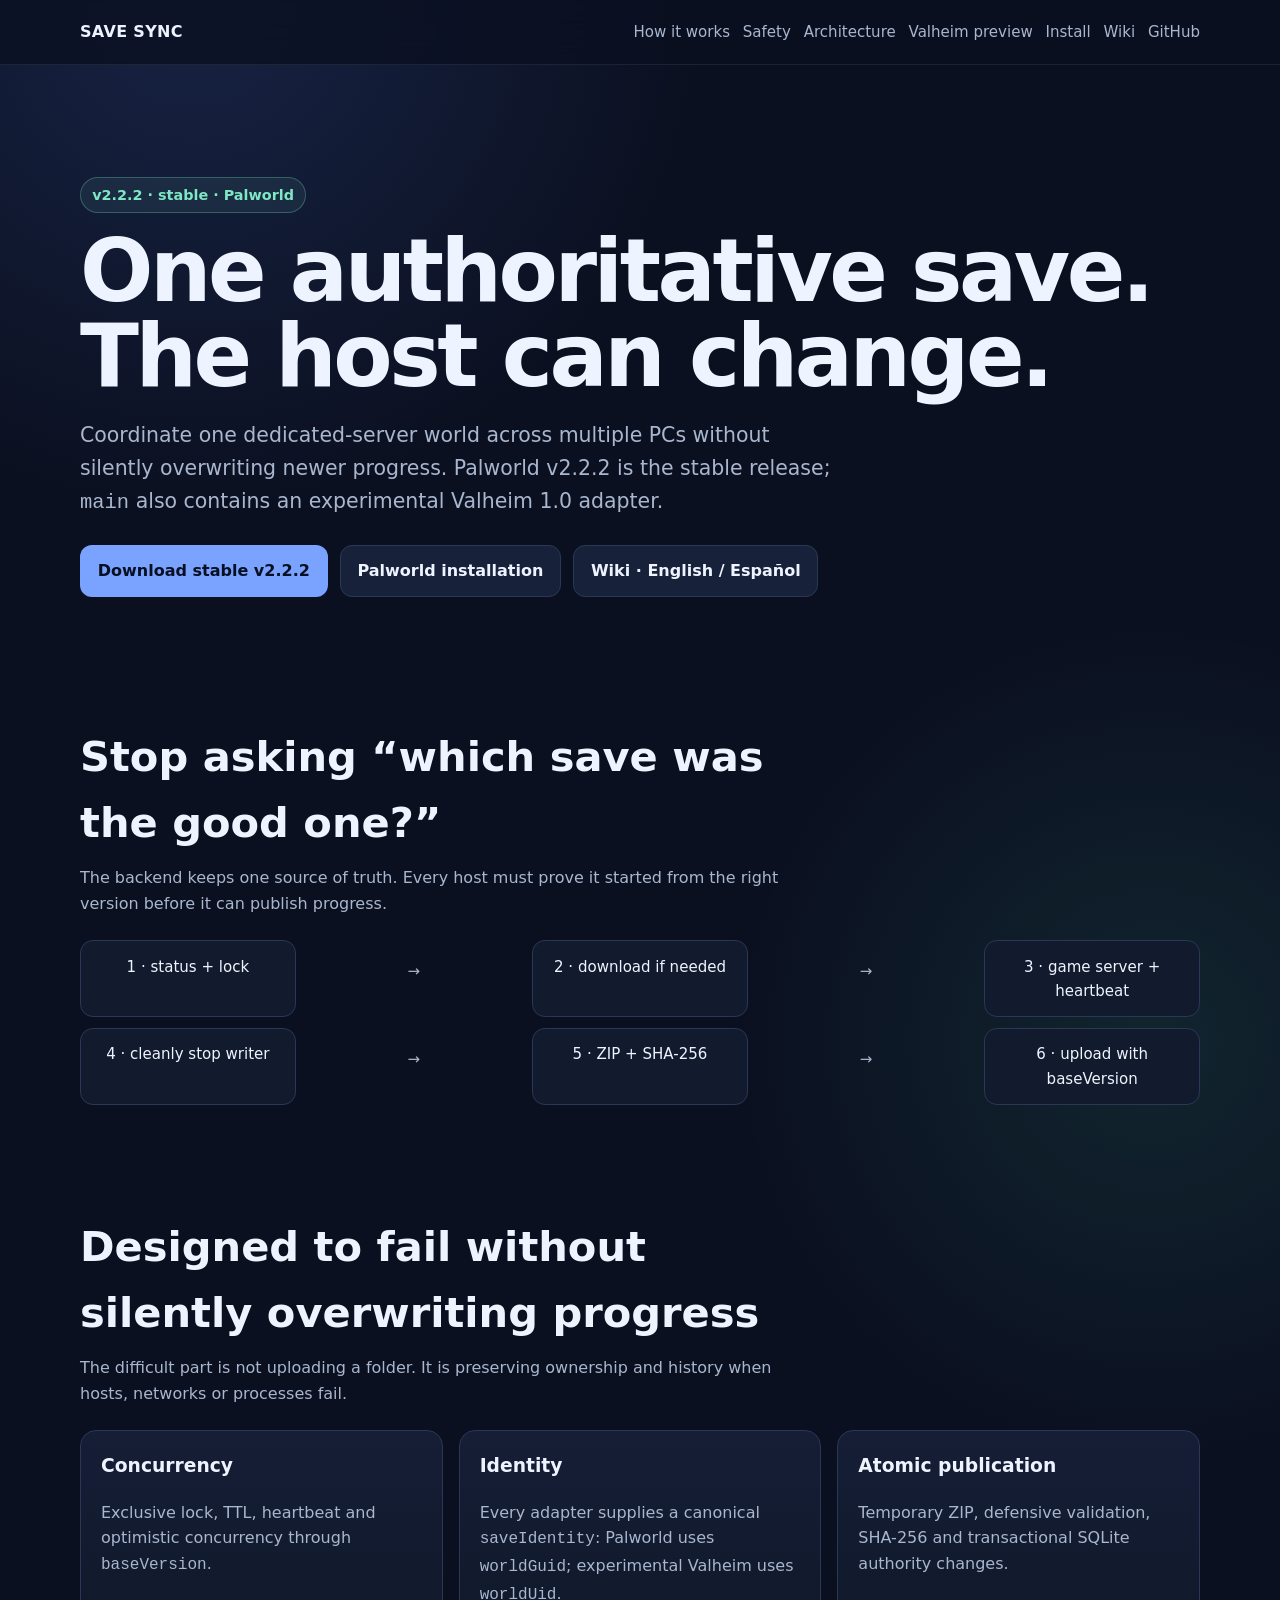
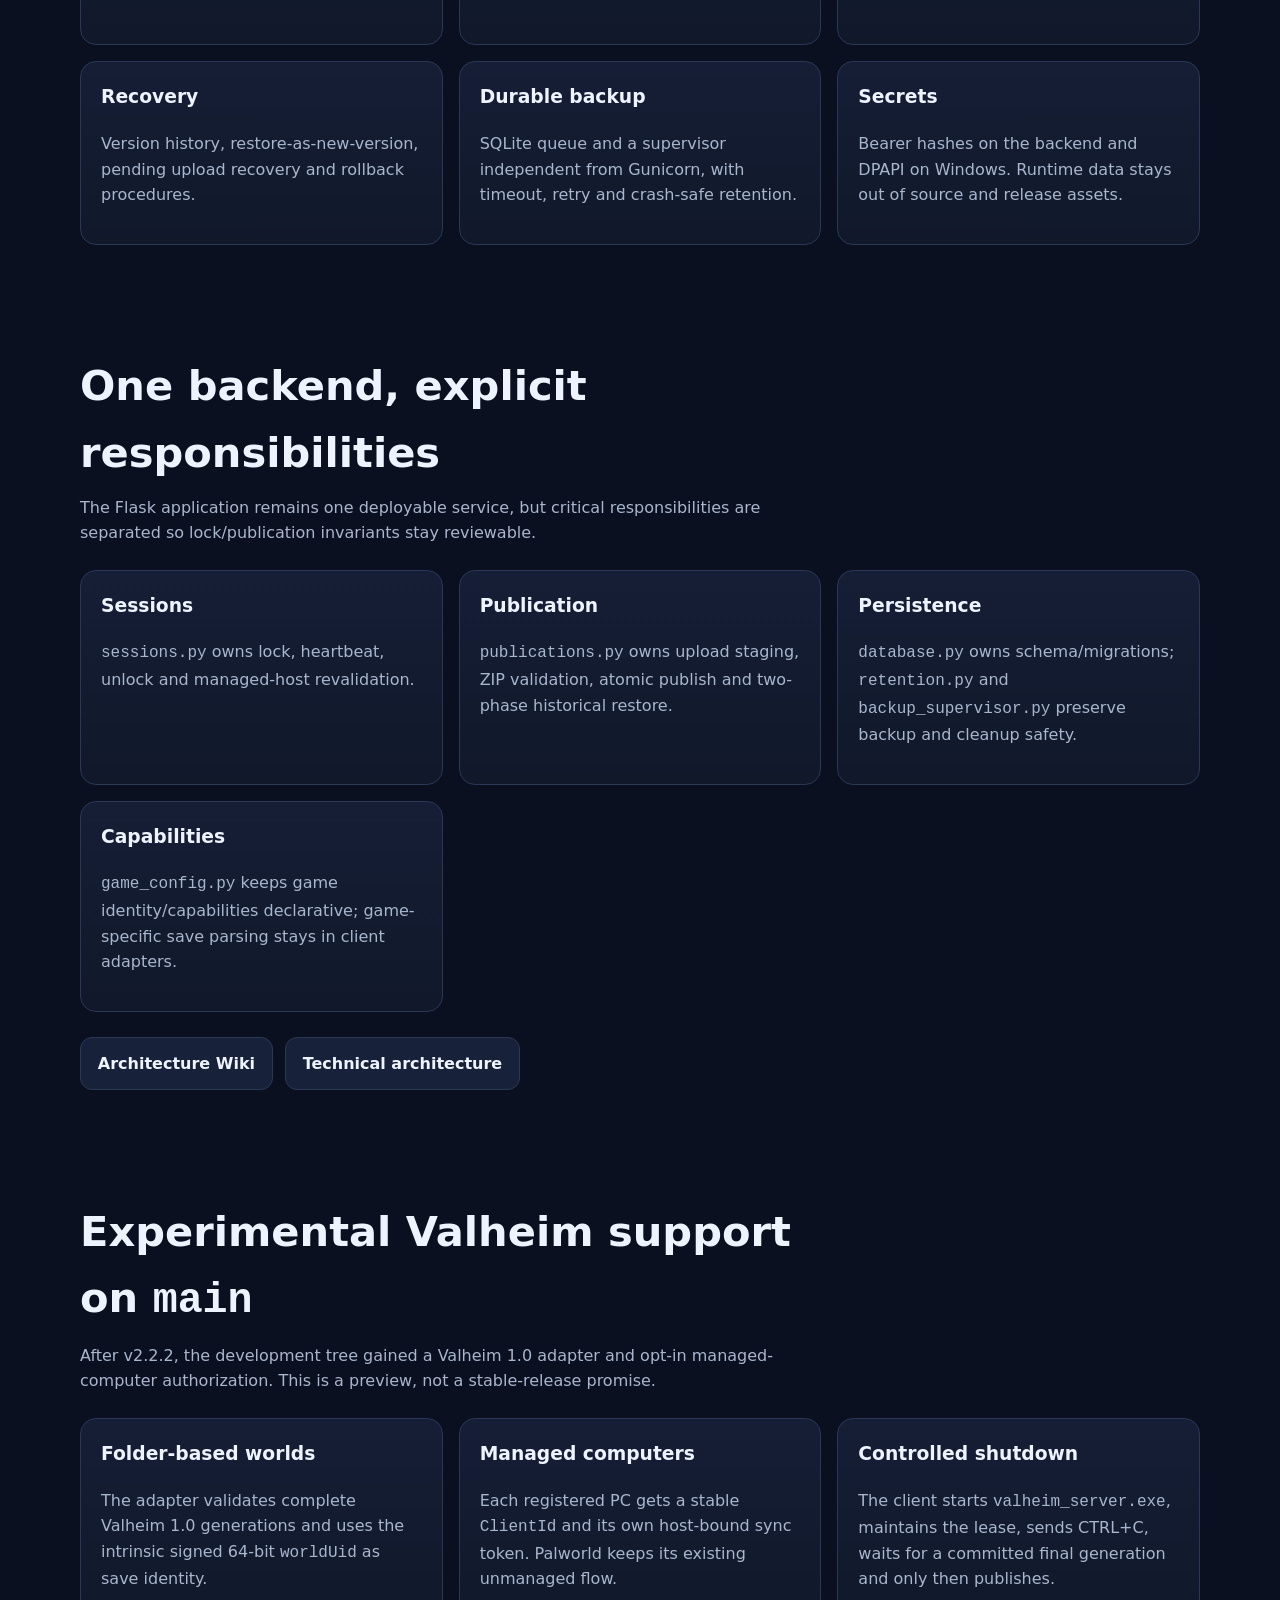
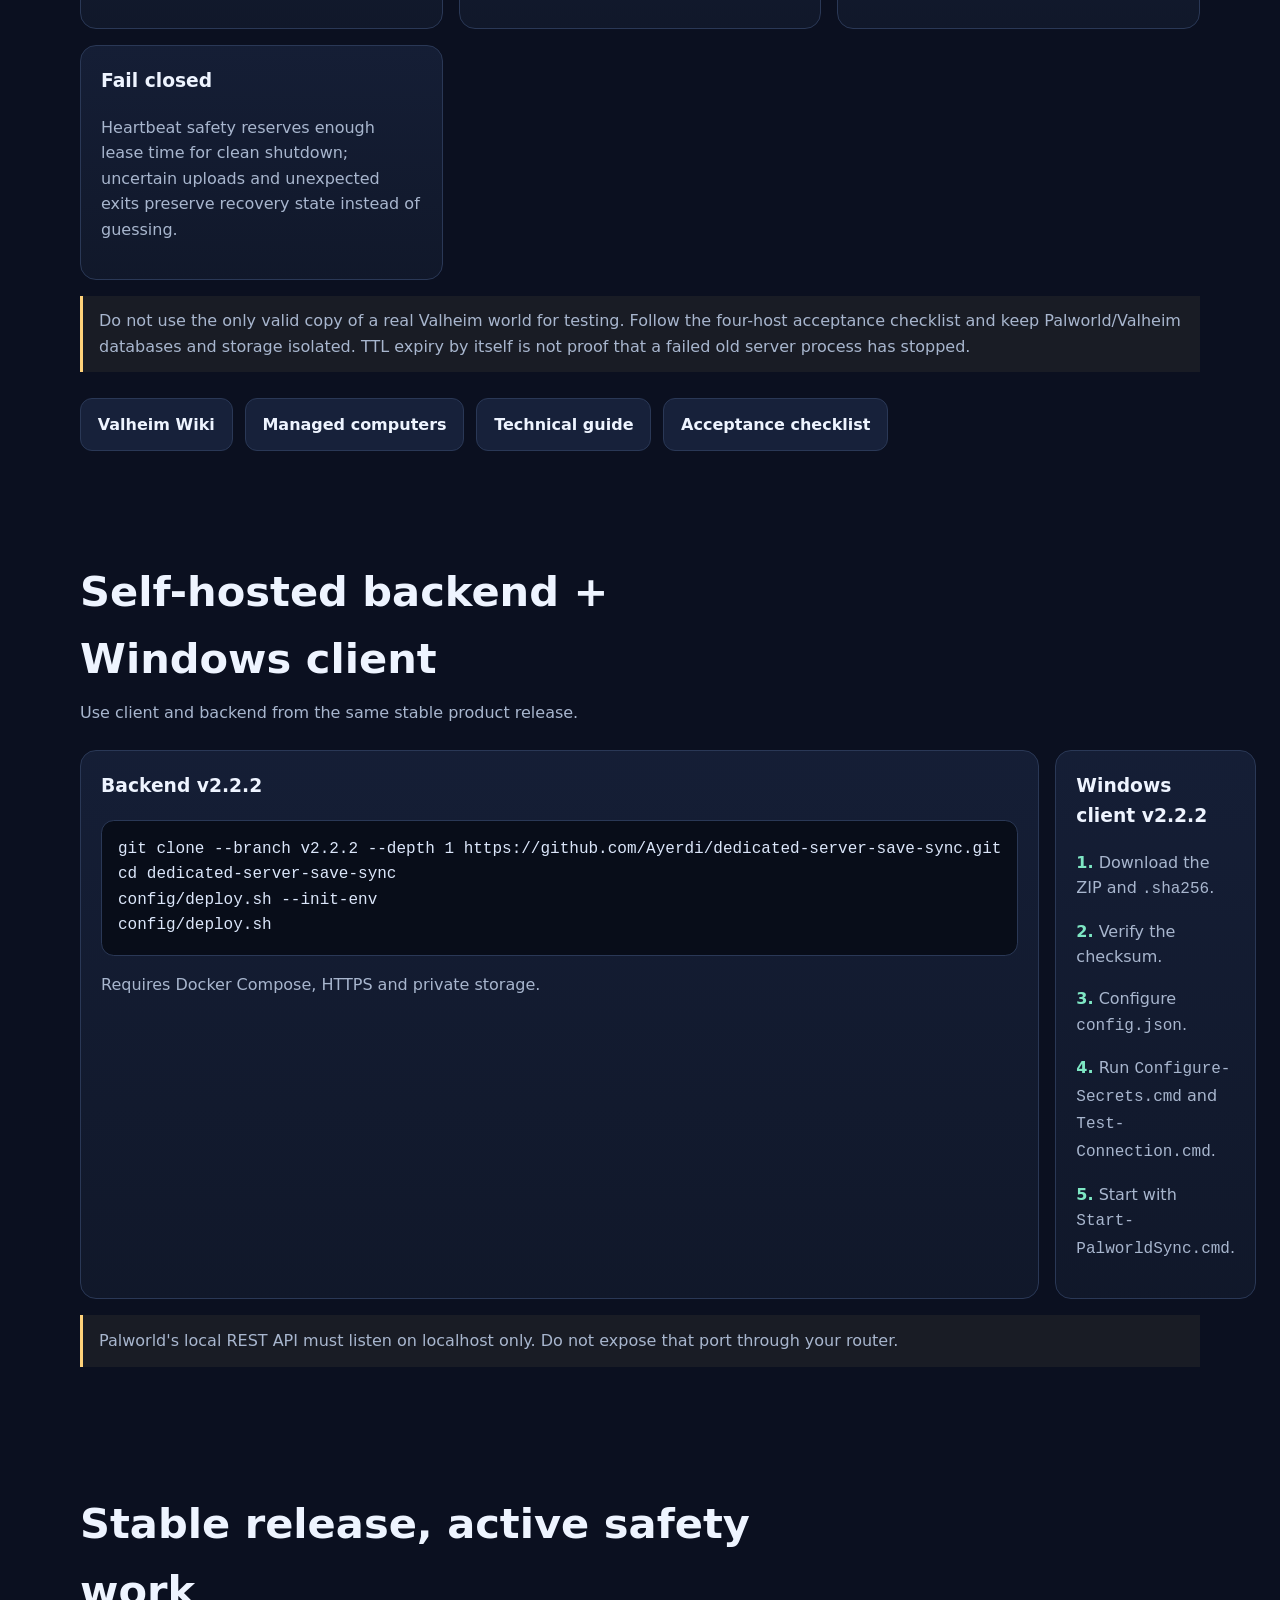
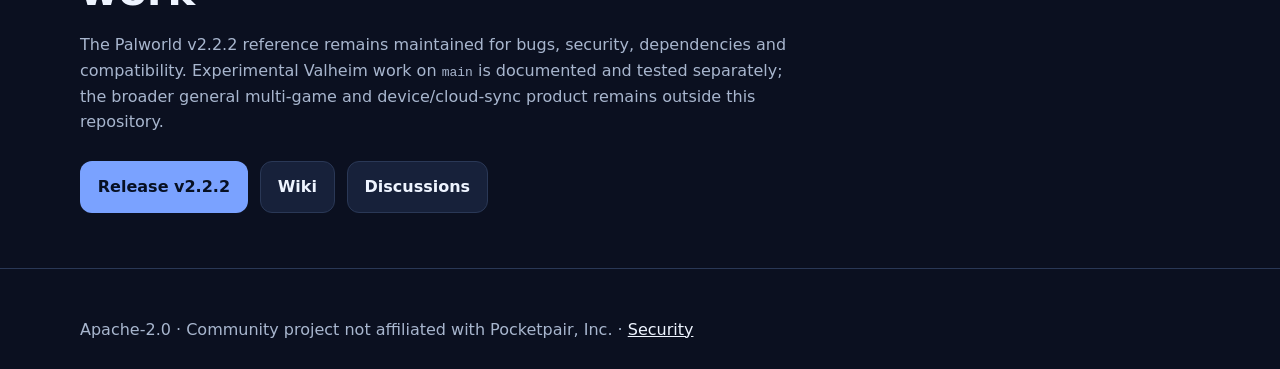
<file: site/index.html>
<!doctype html>
<html lang="en">
<head>
  <meta charset="utf-8">
  <meta name="viewport" content="width=device-width, initial-scale=1">
  <meta name="description" content="Concurrency-safe dedicated-server save synchronization: stable Palworld v2.2.2 plus an experimental Valheim adapter on main.">
  <link rel="canonical" href="https://ayerdi.github.io/dedicated-server-save-sync/">
  <meta name="theme-color" content="#0b1020">
  <title>Dedicated Server Save Sync · Palworld + experimental Valheim</title>
  <link rel="stylesheet" href="./assets/style.css">
</head>
<body>
<a class="skip-link" href="#content">Skip to content</a>
<nav aria-label="Primary navigation"><div class="wrap navbar"><a class="brand" href="./">SAVE SYNC</a><div class="navlinks"><a href="#how">How it works</a><a href="#safety">Safety</a><a href="#architecture">Architecture</a><a href="#valheim">Valheim preview</a><a href="#install">Install</a><a href="https://github.com/Ayerdi/dedicated-server-save-sync/wiki">Wiki</a><a href="https://github.com/Ayerdi/dedicated-server-save-sync">GitHub</a></div></div></nav>
<header class="hero"><div class="wrap"><span class="kicker">v2.2.2 · stable · Palworld</span><h1>One authoritative save.<br>The host can change.</h1><p>Coordinate one dedicated-server world across multiple PCs without silently overwriting newer progress. Palworld v2.2.2 is the stable release; <code>main</code> also contains an experimental Valheim 1.0 adapter.</p><div class="actions"><a class="button primary" href="https://github.com/Ayerdi/dedicated-server-save-sync/releases/tag/v2.2.2">Download stable v2.2.2</a><a class="button" href="#install">Palworld installation</a><a class="button" href="https://github.com/Ayerdi/dedicated-server-save-sync/wiki">Wiki · English / Español</a></div></div></header>
<main id="content">
<section id="how"><div class="wrap"><div class="section-title"><h2>Stop asking “which save was the good one?”</h2><p>The backend keeps one source of truth. Every host must prove it started from the right version before it can publish progress.</p></div><div class="flow" aria-label="Session startup flow"><div>1 · status + lock</div><div class="arrow" aria-hidden="true">→</div><div>2 · download if needed</div><div class="arrow" aria-hidden="true">→</div><div>3 · game server + heartbeat</div></div><div class="flow flow-secondary" aria-label="Publication flow"><div>4 · cleanly stop writer</div><div class="arrow" aria-hidden="true">→</div><div>5 · ZIP + SHA-256</div><div class="arrow" aria-hidden="true">→</div><div>6 · upload with baseVersion</div></div></div></section>
<section id="safety"><div class="wrap"><div class="section-title"><h2>Designed to fail without silently overwriting progress</h2><p>The difficult part is not uploading a folder. It is preserving ownership and history when hosts, networks or processes fail.</p></div><div class="grid"><article class="card"><h3>Concurrency</h3><p>Exclusive lock, TTL, heartbeat and optimistic concurrency through <code>baseVersion</code>.</p></article><article class="card"><h3>Identity</h3><p>Every adapter supplies a canonical <code>saveIdentity</code>: Palworld uses <code>worldGuid</code>; experimental Valheim uses <code>worldUid</code>.</p></article><article class="card"><h3>Atomic publication</h3><p>Temporary ZIP, defensive validation, SHA-256 and transactional SQLite authority changes.</p></article><article class="card"><h3>Recovery</h3><p>Version history, restore-as-new-version, pending upload recovery and rollback procedures.</p></article><article class="card"><h3>Durable backup</h3><p>SQLite queue and a supervisor independent from Gunicorn, with timeout, retry and crash-safe retention.</p></article><article class="card"><h3>Secrets</h3><p>Bearer hashes on the backend and DPAPI on Windows. Runtime data stays out of source and release assets.</p></article></div></div></section>
<section id="architecture"><div class="wrap"><div class="section-title"><h2>One backend, explicit responsibilities</h2><p>The Flask application remains one deployable service, but critical responsibilities are separated so lock/publication invariants stay reviewable.</p></div><div class="grid"><article class="card"><h3>Sessions</h3><p><code>sessions.py</code> owns lock, heartbeat, unlock and managed-host revalidation.</p></article><article class="card"><h3>Publication</h3><p><code>publications.py</code> owns upload staging, ZIP validation, atomic publish and two-phase historical restore.</p></article><article class="card"><h3>Persistence</h3><p><code>database.py</code> owns schema/migrations; <code>retention.py</code> and <code>backup_supervisor.py</code> preserve backup and cleanup safety.</p></article><article class="card"><h3>Capabilities</h3><p><code>game_config.py</code> keeps game identity/capabilities declarative; game-specific save parsing stays in client adapters.</p></article></div><div class="actions"><a class="button" href="https://github.com/Ayerdi/dedicated-server-save-sync/wiki/Architecture">Architecture Wiki</a><a class="button" href="https://github.com/Ayerdi/dedicated-server-save-sync/blob/main/docs/ARCHITECTURE.md">Technical architecture</a></div></div></section>
<section id="valheim"><div class="wrap"><div class="section-title"><h2>Experimental Valheim support on <code>main</code></h2><p>After v2.2.2, the development tree gained a Valheim 1.0 adapter and opt-in managed-computer authorization. This is a preview, not a stable-release promise.</p></div><div class="grid"><article class="card"><h3>Folder-based worlds</h3><p>The adapter validates complete Valheim 1.0 generations and uses the intrinsic signed 64-bit <code>worldUid</code> as save identity.</p></article><article class="card"><h3>Managed computers</h3><p>Each registered PC gets a stable <code>ClientId</code> and its own host-bound sync token. Palworld keeps its existing unmanaged flow.</p></article><article class="card"><h3>Controlled shutdown</h3><p>The client starts <code>valheim_server.exe</code>, maintains the lease, sends CTRL+C, waits for a committed final generation and only then publishes.</p></article><article class="card"><h3>Fail closed</h3><p>Heartbeat safety reserves enough lease time for clean shutdown; uncertain uploads and unexpected exits preserve recovery state instead of guessing.</p></article></div><p class="note">Do not use the only valid copy of a real Valheim world for testing. Follow the four-host acceptance checklist and keep Palworld/Valheim databases and storage isolated. TTL expiry by itself is not proof that a failed old server process has stopped.</p><div class="actions"><a class="button" href="https://github.com/Ayerdi/dedicated-server-save-sync/wiki/Valheim-Experimental">Valheim Wiki</a><a class="button" href="https://github.com/Ayerdi/dedicated-server-save-sync/wiki/Managed-Computers">Managed computers</a><a class="button" href="https://github.com/Ayerdi/dedicated-server-save-sync/blob/main/docs/VALHEIM.md">Technical guide</a><a class="button" href="https://github.com/Ayerdi/dedicated-server-save-sync/blob/main/client/MANUAL-ACCEPTANCE-VALHEIM.md">Acceptance checklist</a></div></div></section>
<section id="install"><div class="wrap"><div class="section-title"><h2>Self-hosted backend + Windows client</h2><p>Use client and backend from the same stable product release.</p></div><div class="status"><div class="card"><h3>Backend v2.2.2</h3><pre>git clone --branch v2.2.2 --depth 1 https://github.com/Ayerdi/dedicated-server-save-sync.git
cd dedicated-server-save-sync
config/deploy.sh --init-env
config/deploy.sh</pre><p>Requires Docker Compose, HTTPS and private storage.</p></div><div class="card"><h3>Windows client v2.2.2</h3><p><strong>1.</strong> Download the ZIP and <code>.sha256</code>.</p><p><strong>2.</strong> Verify the checksum.</p><p><strong>3.</strong> Configure <code>config.json</code>.</p><p><strong>4.</strong> Run <code>Configure-Secrets.cmd</code> and <code>Test-Connection.cmd</code>.</p><p><strong>5.</strong> Start with <code>Start-PalworldSync.cmd</code>.</p></div></div><p class="note">Palworld's local REST API must listen on localhost only. Do not expose that port through your router.</p></div></section>
<section><div class="wrap"><div class="section-title"><h2>Stable release, active safety work</h2><p>The Palworld v2.2.2 reference remains maintained for bugs, security, dependencies and compatibility. Experimental Valheim work on <code>main</code> is documented and tested separately; the broader general multi-game and device/cloud-sync product remains outside this repository.</p></div><div class="actions"><a class="button primary" href="https://github.com/Ayerdi/dedicated-server-save-sync/releases/tag/v2.2.2">Release v2.2.2</a><a class="button" href="https://github.com/Ayerdi/dedicated-server-save-sync/wiki">Wiki</a><a class="button" href="https://github.com/Ayerdi/dedicated-server-save-sync/discussions">Discussions</a></div></div></section>
</main>
<footer><div class="wrap">Apache-2.0 · Community project not affiliated with Pocketpair, Inc. · <a href="https://github.com/Ayerdi/dedicated-server-save-sync/security/policy">Security</a></div></footer>
</body>
</html>
</file>
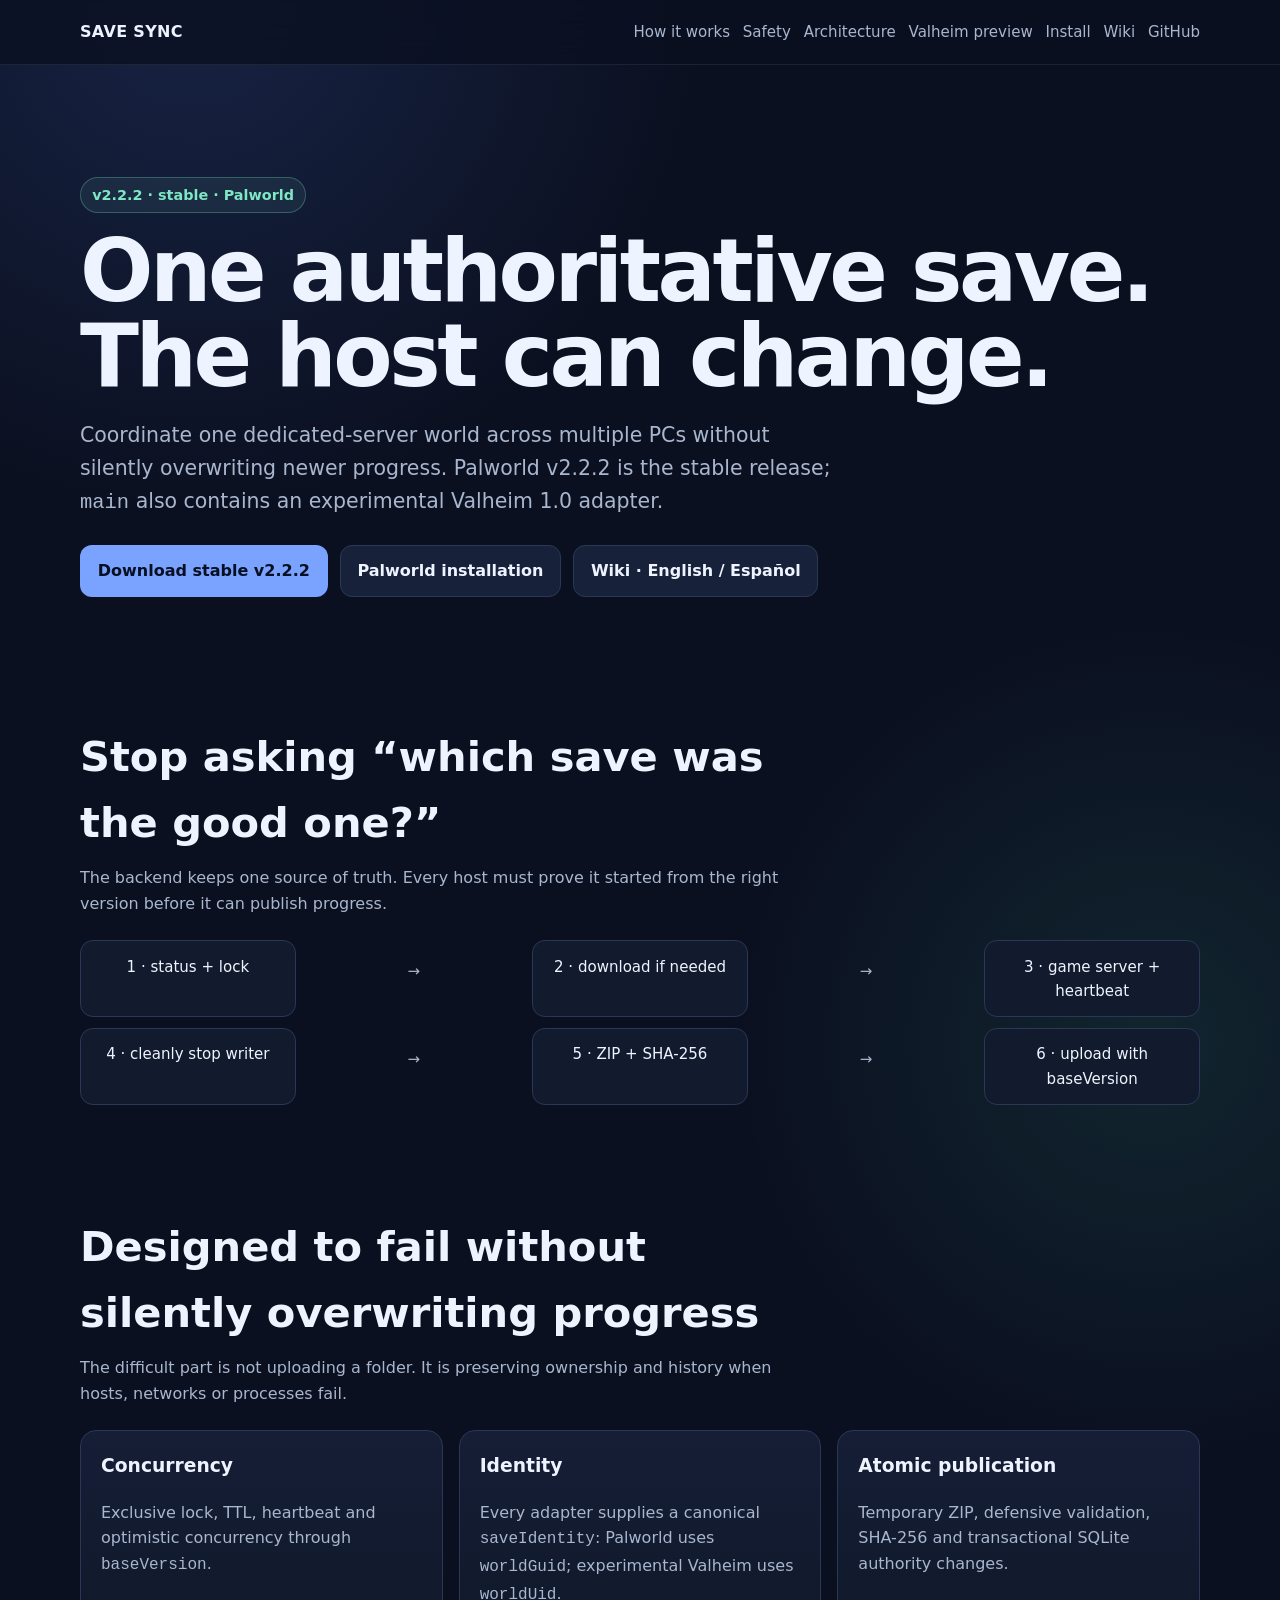
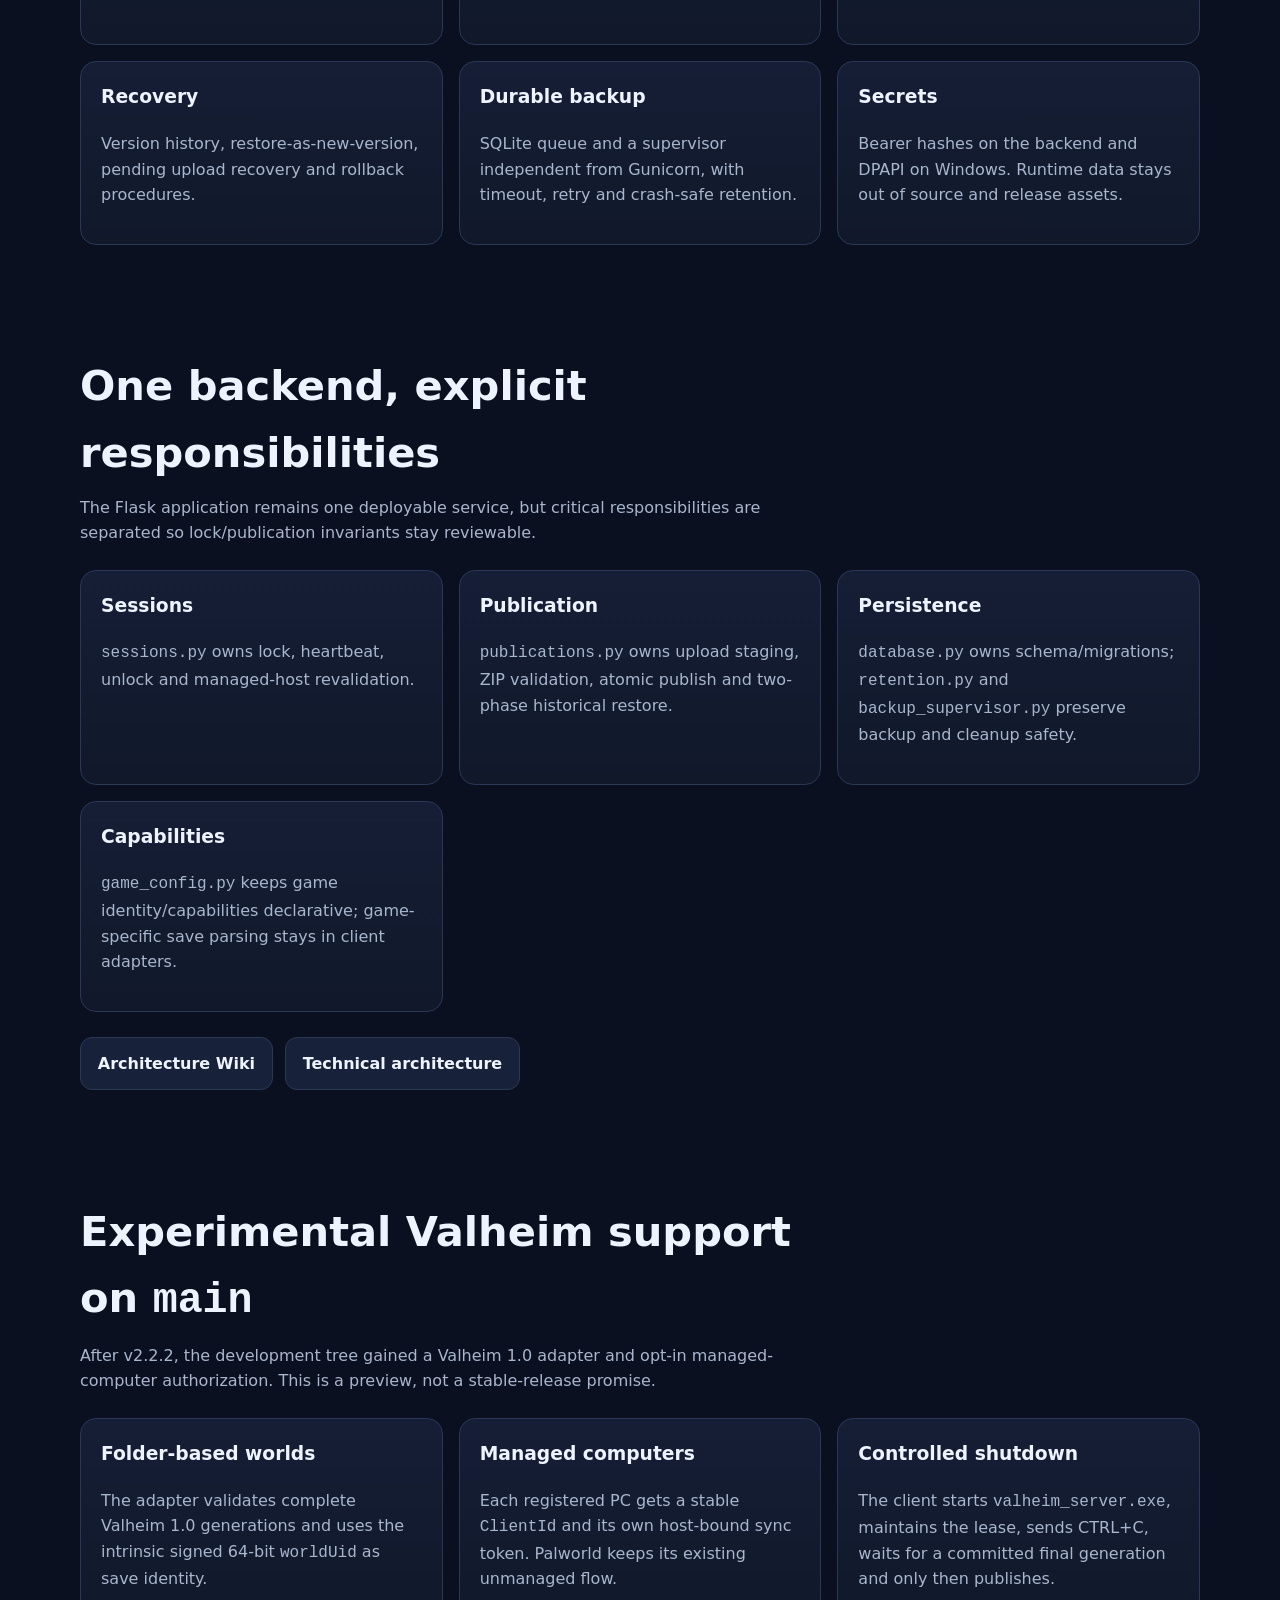
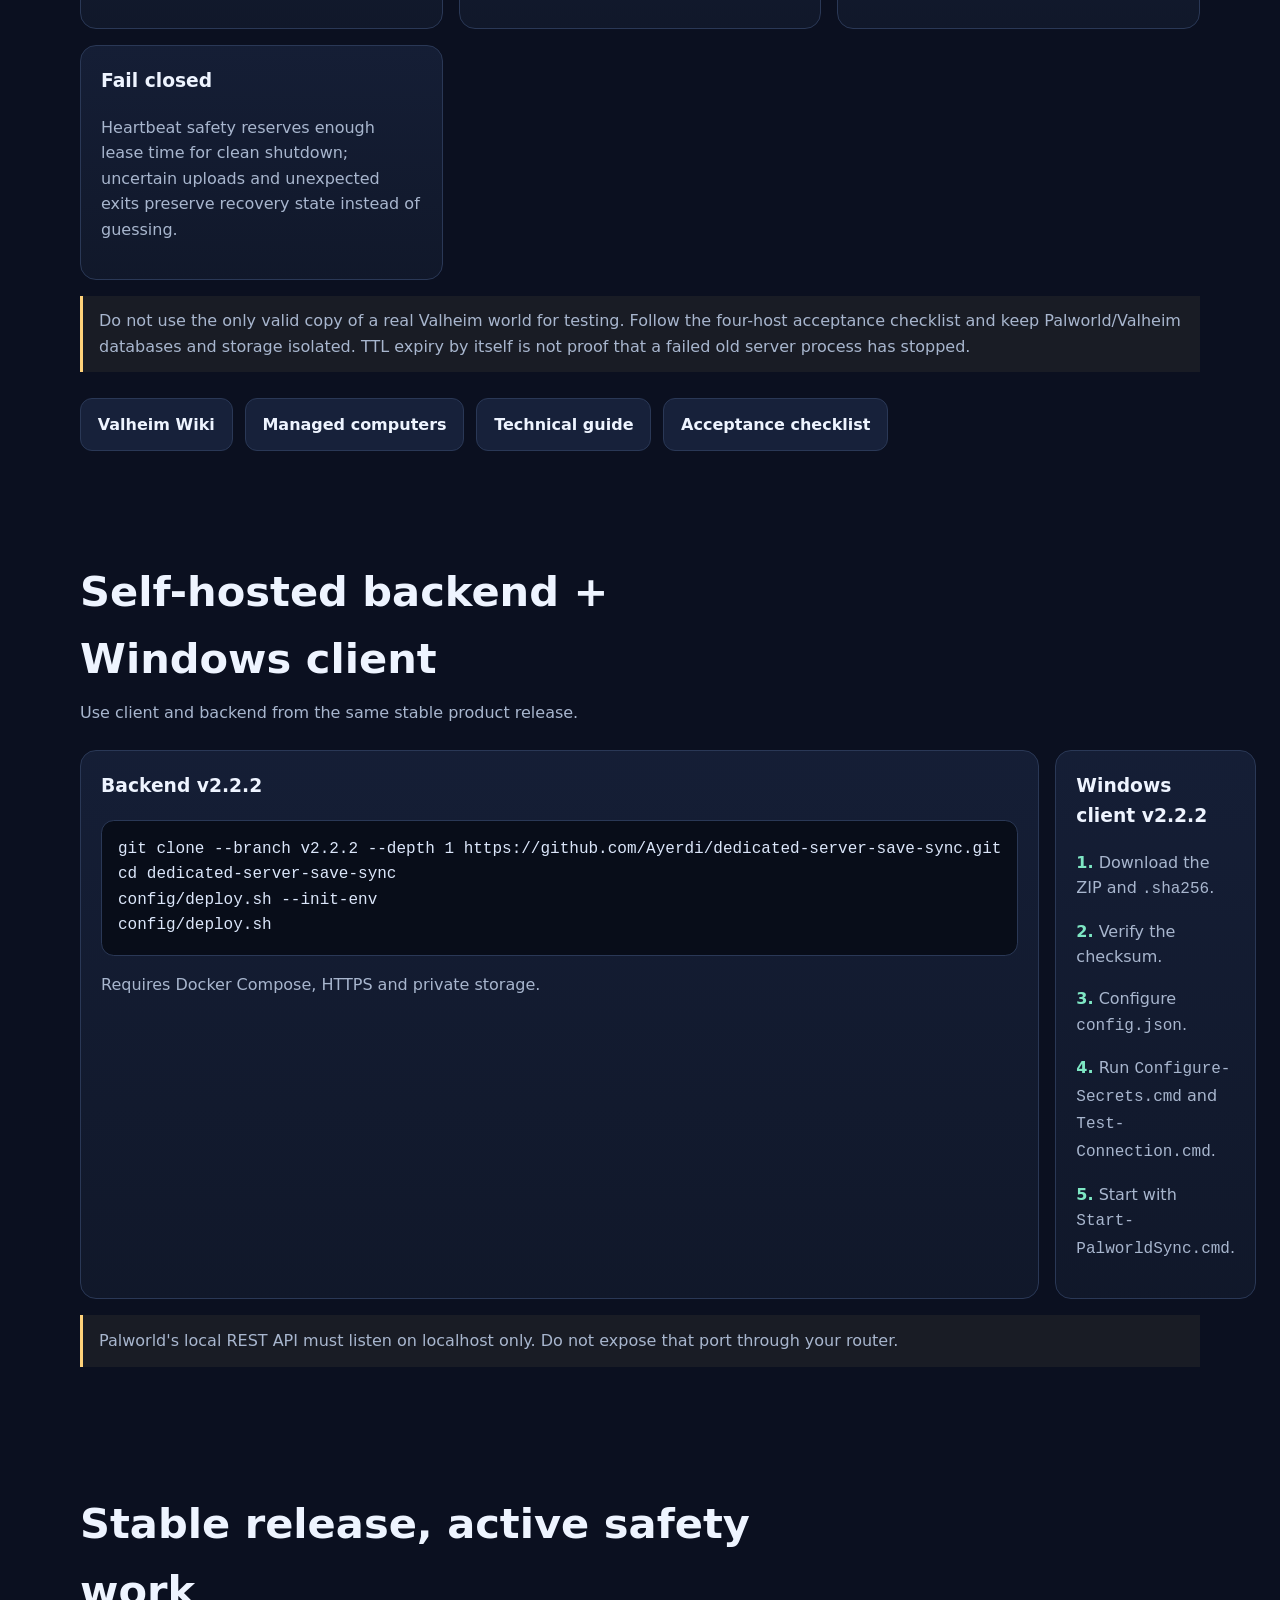
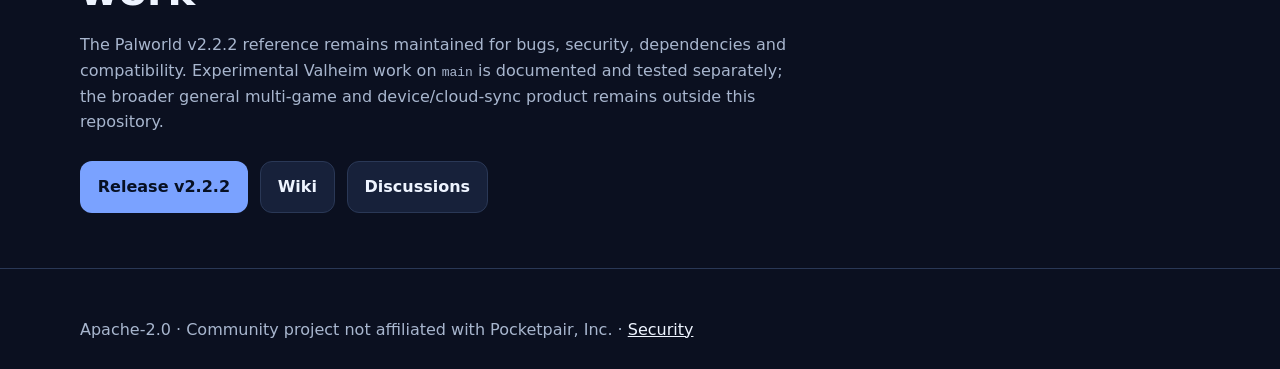
<file: site/en/index.html>
<!doctype html>
<html lang="en">
<head>
  <meta charset="utf-8">
  <meta name="viewport" content="width=device-width, initial-scale=1">
  <meta http-equiv="refresh" content="0; url=../">
  <link rel="canonical" href="https://ayerdi.github.io/dedicated-server-save-sync/">
  <title>Dedicated Server Save Sync</title>
</head>
<body>
  <p>This site moved to the <a href="../">English project homepage</a>.</p>
</body>
</html>
</file>
<file: site/assets/style.css>
:root {
  color-scheme: dark;
  --bg: #0b1020;
  --panel: #121a2d;
  --panel-2: #17213a;
  --text: #eef4ff;
  --muted: #a8b6ce;
  --line: #2a3856;
  --accent: #7aa2ff;
  --accent-2: #7ee7c4;
  --warn: #ffd27a;
  --max: 1120px;
  font-family: Inter, ui-sans-serif, system-ui, -apple-system, BlinkMacSystemFont,
    "Segoe UI", sans-serif;
}
* { box-sizing: border-box; }
html { scroll-behavior: smooth; }
body {
  margin: 0;
  background:
    radial-gradient(circle at 15% 0%, rgba(68, 105, 200, .22), transparent 32rem),
    radial-gradient(circle at 90% 20%, rgba(61, 189, 155, .12), transparent 26rem),
    var(--bg);
  color: var(--text);
  line-height: 1.6;
}
a { color: inherit; }
a:focus-visible, button:focus-visible {
  outline: 3px solid var(--warn);
  outline-offset: 3px;
}
.skip-link {
  position: fixed;
  top: .75rem;
  left: .75rem;
  z-index: 100;
  padding: .65rem .85rem;
  border-radius: .55rem;
  background: var(--text);
  color: var(--bg);
  transform: translateY(-200%);
  transition: transform .15s ease;
}
.skip-link:focus { transform: translateY(0); }
.wrap { width: min(var(--max), calc(100% - 2rem)); margin: 0 auto; }
nav {
  position: sticky; top: 0; z-index: 10;
  border-bottom: 1px solid rgba(255,255,255,.08);
  backdrop-filter: blur(14px);
  background: rgba(11,16,32,.78);
}
.navbar {
  min-height: 64px; display: flex; align-items: center; gap: 1rem;
  justify-content: space-between;
}
.brand { font-weight: 800; letter-spacing: .02em; text-decoration: none; }
.navlinks { display: flex; flex-wrap: wrap; gap: .8rem; align-items: center; }
.navlinks a { color: var(--muted); text-decoration: none; font-size: .94rem; }
.navlinks a:hover { color: var(--text); }
.lang {
  border: 1px solid var(--line); border-radius: 999px; padding: .35rem .65rem;
  color: var(--text) !important;
}
.hero { padding: 7rem 0 4.5rem; }
.kicker {
  display: inline-flex; gap: .5rem; align-items: center;
  padding: .35rem .7rem; border-radius: 999px;
  border: 1px solid rgba(126,231,196,.28);
  color: var(--accent-2); background: rgba(126,231,196,.08);
  font-size: .9rem; font-weight: 700;
}
h1 { font-size: clamp(2.6rem, 8vw, 5.4rem); line-height: .98; margin: 1rem 0; letter-spacing: -.04em; }
.hero p { max-width: 760px; font-size: clamp(1.08rem, 2vw, 1.28rem); color: var(--muted); }
.actions { display: flex; flex-wrap: wrap; gap: .75rem; margin-top: 1.6rem; }
.button {
  display: inline-flex; align-items: center; justify-content: center;
  padding: .78rem 1.05rem; border-radius: .75rem; text-decoration: none;
  font-weight: 700; border: 1px solid var(--line);
  background: var(--panel-2);
  transition: transform .15s ease, border-color .15s ease;
}
.button.primary { background: var(--accent); color: #071023; border-color: transparent; }
.button:hover { transform: translateY(-1px); }
section { padding: 3.4rem 0; }
.section-title { max-width: 720px; margin-bottom: 1.5rem; }
.section-title h2 { margin: 0 0 .5rem; font-size: clamp(1.8rem, 4vw, 2.6rem); }
.section-title p { margin: 0; color: var(--muted); }
.grid { display: grid; grid-template-columns: repeat(3, 1fr); gap: 1rem; }
.card {
  border: 1px solid var(--line); border-radius: 1rem; padding: 1.25rem;
  background: linear-gradient(180deg, rgba(23,33,58,.82), rgba(18,26,45,.8));
}
.card h3 { margin-top: 0; }
.card p, .card li { color: var(--muted); }
.card code, pre {
  font-family: ui-monospace, SFMono-Regular, Menlo, Consolas, monospace;
}
pre {
  overflow-x: auto; background: #080d19; padding: 1rem; border-radius: .8rem;
  border: 1px solid var(--line); color: #dce7fb;
}
.flow {
  display: grid; grid-template-columns: repeat(5, 1fr); gap: .65rem; align-items: stretch;
}
.flow-secondary { margin-top: .65rem; }
.flow div {
  border: 1px solid var(--line); border-radius: .8rem; padding: .85rem;
  background: var(--panel); text-align: center; font-size: .94rem;
}
.flow .arrow { border: 0; background: transparent; color: var(--muted); padding-top: 1.2rem; }
.status {
  display: grid; grid-template-columns: 1fr 1fr; gap: 1rem;
}
.status strong { color: var(--accent-2); }
.note {
  border-left: 3px solid var(--warn); padding: .8rem 1rem; color: var(--muted);
  background: rgba(255,210,122,.06);
}
footer { padding: 3rem 0 4rem; color: var(--muted); border-top: 1px solid var(--line); }
footer a { color: var(--text); }
@media (max-width: 820px) {
  .grid, .status { grid-template-columns: 1fr; }
  .flow { grid-template-columns: 1fr; }
  .flow .arrow { padding: 0; transform: rotate(90deg); }
  .hero { padding-top: 4.5rem; }
}
@media (prefers-reduced-motion: reduce) {
  html { scroll-behavior: auto; }
  *, *::before, *::after { scroll-behavior: auto !important; transition: none !important; }
}
</file>
